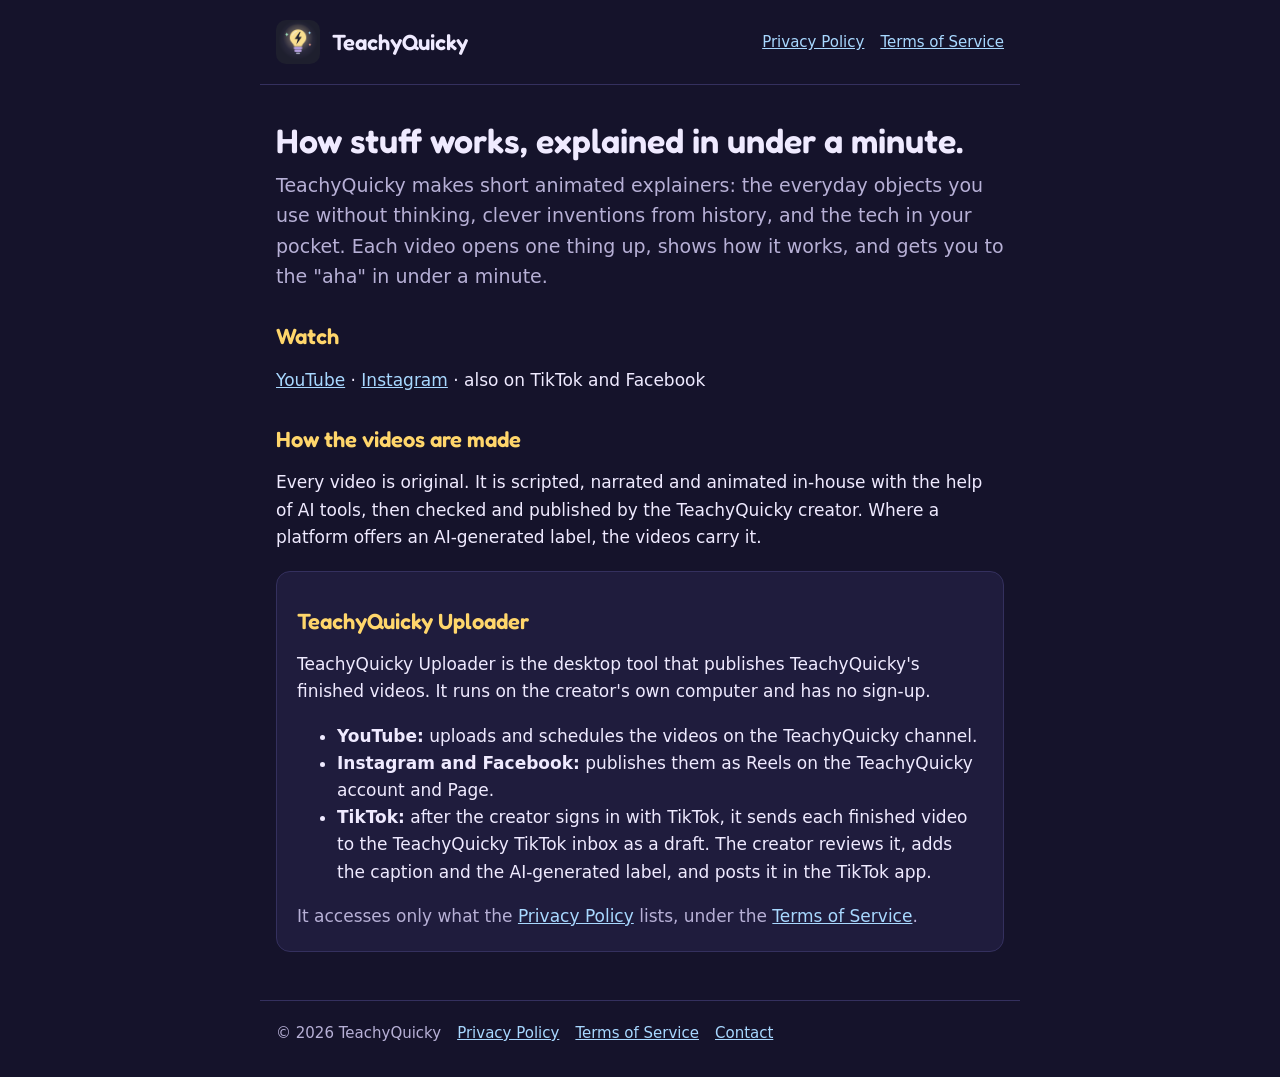
<file: index.html>
<!doctype html>
<html lang="en">
<head>
  <meta charset="utf-8">
  <meta name="viewport" content="width=device-width, initial-scale=1">
  <title>TeachyQuicky</title>
  <meta name="description" content="TeachyQuicky: how stuff works, explained in under a minute.">
  <link rel="icon" href="logo.png">
  <link rel="preconnect" href="https://fonts.googleapis.com">
  <link rel="stylesheet" href="https://fonts.googleapis.com/css2?family=Fredoka:wght@600&display=swap">
  <link rel="stylesheet" href="style.css">
</head>
<body>
  <header>
    <img src="logo.png" alt="TeachyQuicky logo">
    <a class="name" href="./">TeachyQuicky</a>
    <nav><a href="privacy.html">Privacy Policy</a><a href="terms.html">Terms of Service</a></nav>
  </header>
  <main>
    <h1>How stuff works, explained in under a minute.</h1>
    <p class="lead">TeachyQuicky makes short animated explainers: the everyday objects you use without thinking, clever inventions from history, and the tech in your pocket. Each video opens one thing up, shows how it works, and gets you to the "aha" in under a minute.</p>

    <h2>Watch</h2>
    <p><a href="https://www.youtube.com/@TeachyQuicky">YouTube</a> · <a href="https://www.instagram.com/teachyquicky/">Instagram</a> · also on TikTok and Facebook</p>

    <h2>How the videos are made</h2>
    <p>Every video is original. It is scripted, narrated and animated in-house with the help of AI tools, then checked and published by the TeachyQuicky creator. Where a platform offers an AI-generated label, the videos carry it.</p>

    <div class="card">
      <h2>TeachyQuicky Uploader</h2>
      <p>TeachyQuicky Uploader is the desktop tool that publishes TeachyQuicky's finished videos. It runs on the creator's own computer and has no sign-up.</p>
      <ul>
        <li><strong>YouTube:</strong> uploads and schedules the videos on the TeachyQuicky channel.</li>
        <li><strong>Instagram and Facebook:</strong> publishes them as Reels on the TeachyQuicky account and Page.</li>
        <li><strong>TikTok:</strong> after the creator signs in with TikTok, it sends each finished video to the TeachyQuicky TikTok inbox as a draft. The creator reviews it, adds the caption and the AI-generated label, and posts it in the TikTok app.</li>
      </ul>
      <p class="muted">It accesses only what the <a href="privacy.html">Privacy Policy</a> lists, under the <a href="terms.html">Terms of Service</a>.</p>
    </div>
  </main>
  <footer>
    <span>© 2026 TeachyQuicky</span>
    <a href="privacy.html">Privacy Policy</a>
    <a href="terms.html">Terms of Service</a>
    <a href="mailto:alvesarel2@gmail.com">Contact</a>
  </footer>
</body>
</html>
</file>
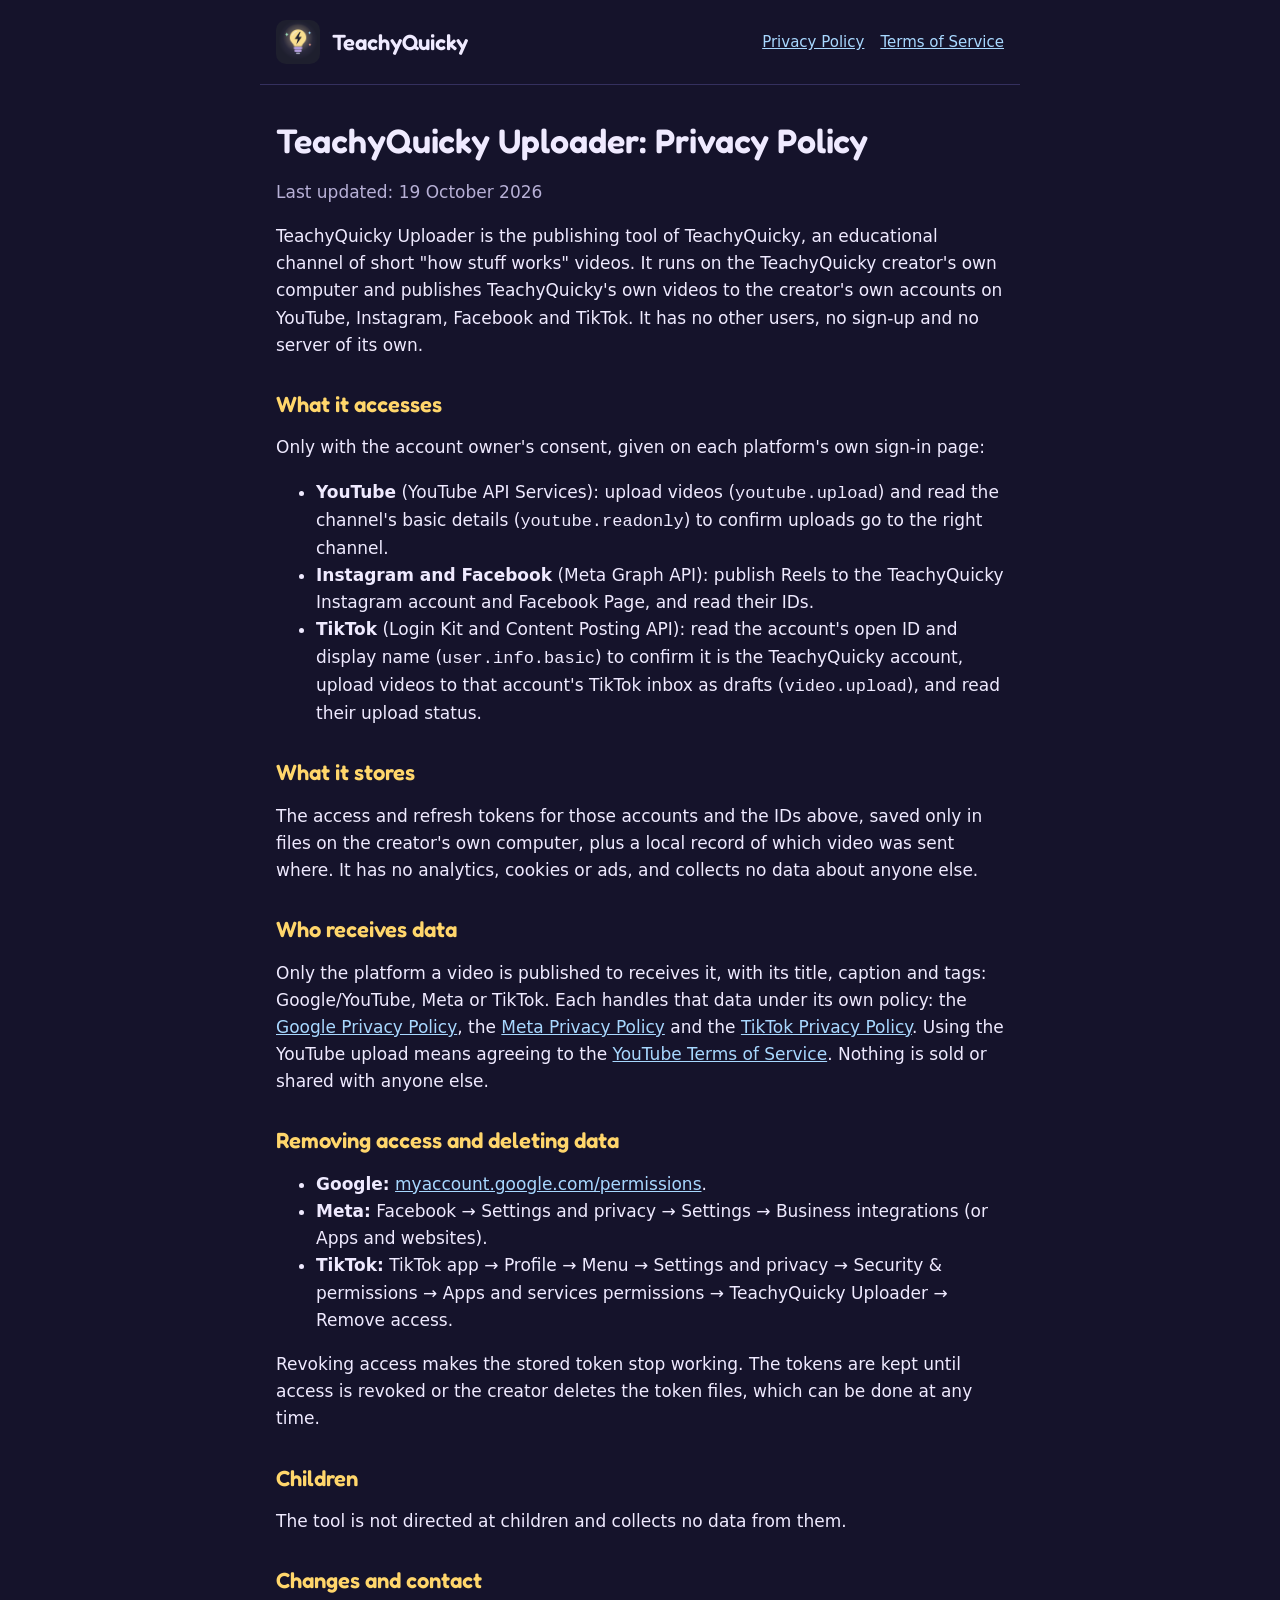
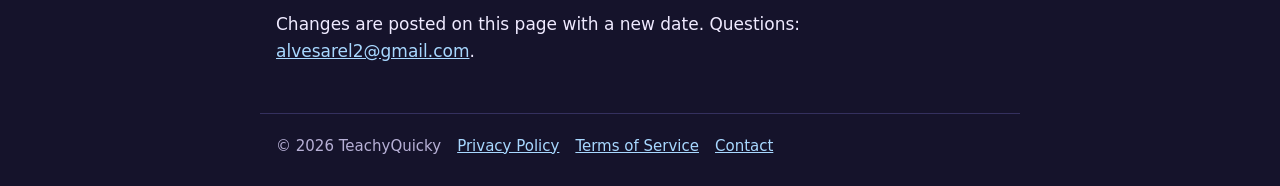
<file: privacy.html>
<!doctype html>
<html lang="en">
<head>
  <meta charset="utf-8">
  <meta name="viewport" content="width=device-width, initial-scale=1">
  <title>Privacy Policy · TeachyQuicky</title>
  <link rel="icon" href="logo.png">
  <link rel="preconnect" href="https://fonts.googleapis.com">
  <link rel="stylesheet" href="https://fonts.googleapis.com/css2?family=Fredoka:wght@600&display=swap">
  <link rel="stylesheet" href="style.css">
</head>
<body>
  <header>
    <img src="logo.png" alt="TeachyQuicky logo">
    <a class="name" href="./">TeachyQuicky</a>
    <nav><a href="privacy.html">Privacy Policy</a><a href="terms.html">Terms of Service</a></nav>
  </header>
  <main>
    <h1>TeachyQuicky Uploader: Privacy Policy</h1>
    <p class="muted">Last updated: 19 October 2026</p>
    <p>TeachyQuicky Uploader is the publishing tool of TeachyQuicky, an educational channel of short "how stuff works" videos. It runs on the TeachyQuicky creator's own computer and publishes TeachyQuicky's own videos to the creator's own accounts on YouTube, Instagram, Facebook and TikTok. It has no other users, no sign-up and no server of its own.</p>

    <h2>What it accesses</h2>
    <p>Only with the account owner's consent, given on each platform's own sign-in page:</p>
    <ul>
      <li><strong>YouTube</strong> (YouTube API Services): upload videos (<code>youtube.upload</code>) and read the channel's basic details (<code>youtube.readonly</code>) to confirm uploads go to the right channel.</li>
      <li><strong>Instagram and Facebook</strong> (Meta Graph API): publish Reels to the TeachyQuicky Instagram account and Facebook Page, and read their IDs.</li>
      <li><strong>TikTok</strong> (Login Kit and Content Posting API): read the account's open ID and display name (<code>user.info.basic</code>) to confirm it is the TeachyQuicky account, upload videos to that account's TikTok inbox as drafts (<code>video.upload</code>), and read their upload status.</li>
    </ul>

    <h2>What it stores</h2>
    <p>The access and refresh tokens for those accounts and the IDs above, saved only in files on the creator's own computer, plus a local record of which video was sent where. It has no analytics, cookies or ads, and collects no data about anyone else.</p>

    <h2>Who receives data</h2>
    <p>Only the platform a video is published to receives it, with its title, caption and tags: Google/YouTube, Meta or TikTok. Each handles that data under its own policy: the <a href="https://policies.google.com/privacy">Google Privacy Policy</a>, the <a href="https://www.facebook.com/privacy/policy/">Meta Privacy Policy</a> and the <a href="https://www.tiktok.com/legal/page/global/privacy-policy/en">TikTok Privacy Policy</a>. Using the YouTube upload means agreeing to the <a href="https://www.youtube.com/t/terms">YouTube Terms of Service</a>. Nothing is sold or shared with anyone else.</p>

    <h2>Removing access and deleting data</h2>
    <ul>
      <li><strong>Google:</strong> <a href="https://myaccount.google.com/permissions">myaccount.google.com/permissions</a>.</li>
      <li><strong>Meta:</strong> Facebook → Settings and privacy → Settings → Business integrations (or Apps and websites).</li>
      <li><strong>TikTok:</strong> TikTok app → Profile → Menu → Settings and privacy → Security &amp; permissions → Apps and services permissions → TeachyQuicky Uploader → Remove access.</li>
    </ul>
    <p>Revoking access makes the stored token stop working. The tokens are kept until access is revoked or the creator deletes the token files, which can be done at any time.</p>

    <h2>Children</h2>
    <p>The tool is not directed at children and collects no data from them.</p>

    <h2>Changes and contact</h2>
    <p>Changes are posted on this page with a new date. Questions: <a href="mailto:alvesarel2@gmail.com">alvesarel2@gmail.com</a>.</p>
  </main>
  <footer>
    <span>© 2026 TeachyQuicky</span>
    <a href="privacy.html">Privacy Policy</a>
    <a href="terms.html">Terms of Service</a>
    <a href="mailto:alvesarel2@gmail.com">Contact</a>
  </footer>
</body>
</html>
</file>
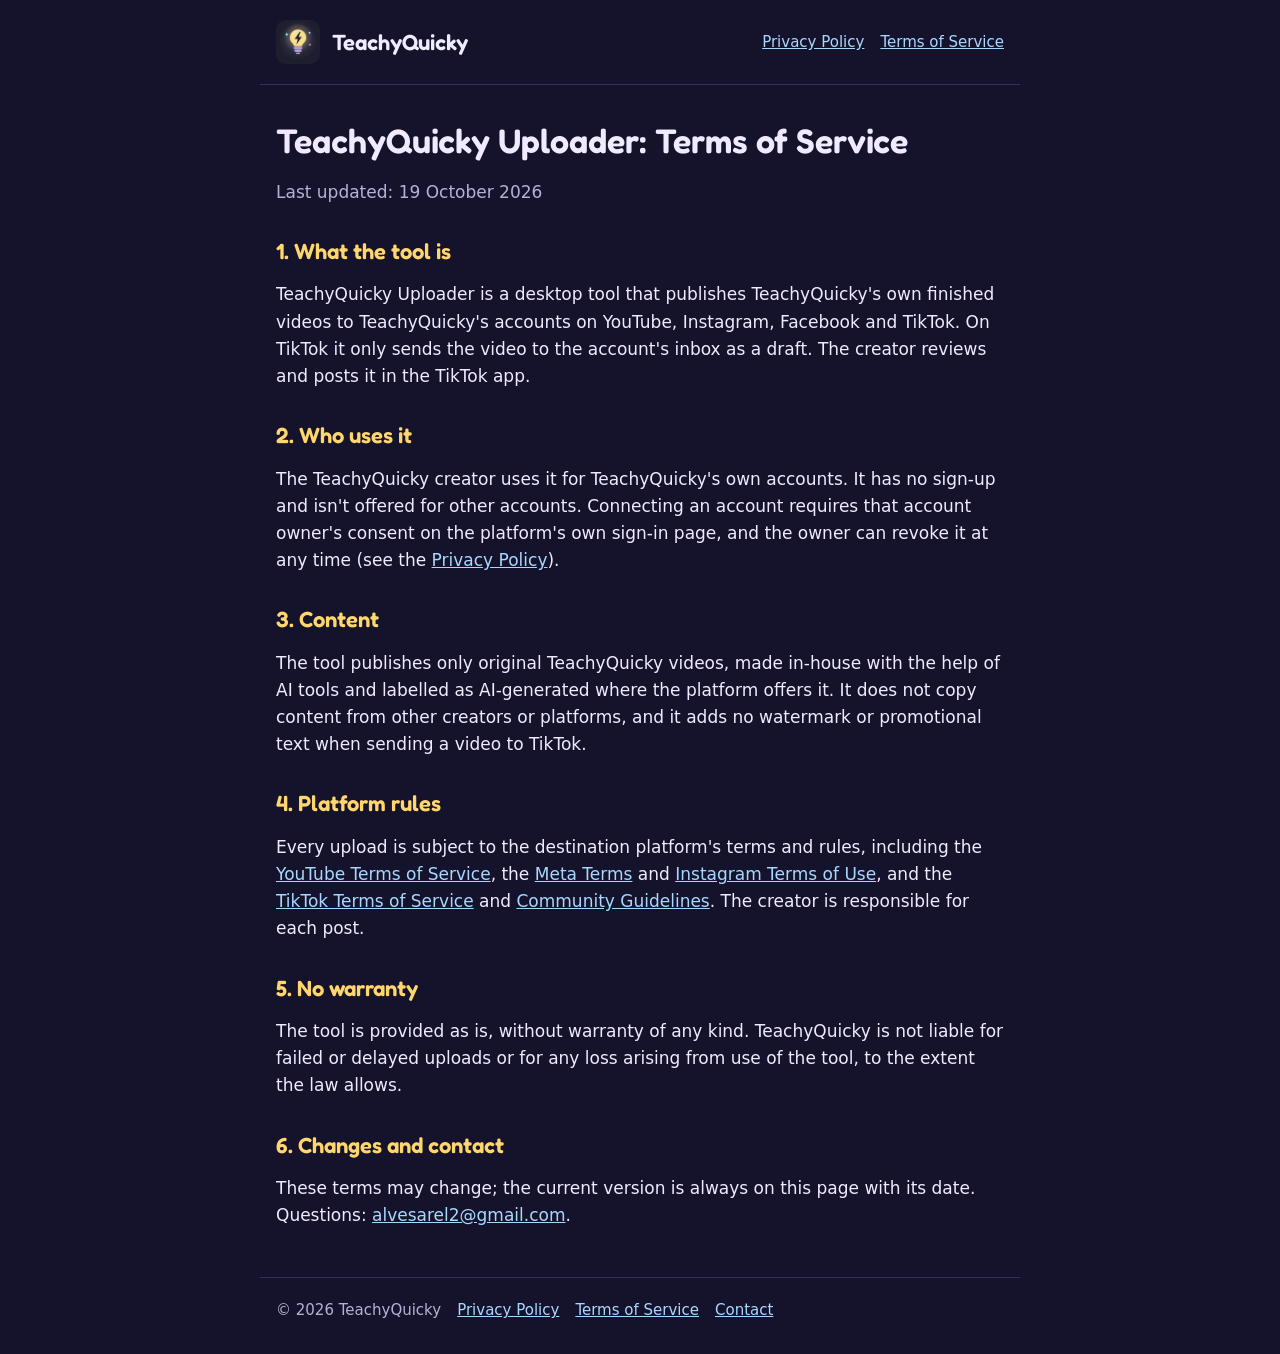
<file: terms.html>
<!doctype html>
<html lang="en">
<head>
  <meta charset="utf-8">
  <meta name="viewport" content="width=device-width, initial-scale=1">
  <title>Terms of Service · TeachyQuicky</title>
  <link rel="icon" href="logo.png">
  <link rel="preconnect" href="https://fonts.googleapis.com">
  <link rel="stylesheet" href="https://fonts.googleapis.com/css2?family=Fredoka:wght@600&display=swap">
  <link rel="stylesheet" href="style.css">
</head>
<body>
  <header>
    <img src="logo.png" alt="TeachyQuicky logo">
    <a class="name" href="./">TeachyQuicky</a>
    <nav><a href="privacy.html">Privacy Policy</a><a href="terms.html">Terms of Service</a></nav>
  </header>
  <main>
    <h1>TeachyQuicky Uploader: Terms of Service</h1>
    <p class="muted">Last updated: 19 October 2026</p>

    <h2>1. What the tool is</h2>
    <p>TeachyQuicky Uploader is a desktop tool that publishes TeachyQuicky's own finished videos to TeachyQuicky's accounts on YouTube, Instagram, Facebook and TikTok. On TikTok it only sends the video to the account's inbox as a draft. The creator reviews and posts it in the TikTok app.</p>

    <h2>2. Who uses it</h2>
    <p>The TeachyQuicky creator uses it for TeachyQuicky's own accounts. It has no sign-up and isn't offered for other accounts. Connecting an account requires that account owner's consent on the platform's own sign-in page, and the owner can revoke it at any time (see the <a href="privacy.html">Privacy Policy</a>).</p>

    <h2>3. Content</h2>
    <p>The tool publishes only original TeachyQuicky videos, made in-house with the help of AI tools and labelled as AI-generated where the platform offers it. It does not copy content from other creators or platforms, and it adds no watermark or promotional text when sending a video to TikTok.</p>

    <h2>4. Platform rules</h2>
    <p>Every upload is subject to the destination platform's terms and rules, including the <a href="https://www.youtube.com/t/terms">YouTube Terms of Service</a>, the <a href="https://www.facebook.com/terms.php">Meta Terms</a> and <a href="https://help.instagram.com/581066165581870">Instagram Terms of Use</a>, and the <a href="https://www.tiktok.com/legal/page/global/terms-of-service/en">TikTok Terms of Service</a> and <a href="https://www.tiktok.com/community-guidelines">Community Guidelines</a>. The creator is responsible for each post.</p>

    <h2>5. No warranty</h2>
    <p>The tool is provided as is, without warranty of any kind. TeachyQuicky is not liable for failed or delayed uploads or for any loss arising from use of the tool, to the extent the law allows.</p>

    <h2>6. Changes and contact</h2>
    <p>These terms may change; the current version is always on this page with its date. Questions: <a href="mailto:alvesarel2@gmail.com">alvesarel2@gmail.com</a>.</p>
  </main>
  <footer>
    <span>© 2026 TeachyQuicky</span>
    <a href="privacy.html">Privacy Policy</a>
    <a href="terms.html">Terms of Service</a>
    <a href="mailto:alvesarel2@gmail.com">Contact</a>
  </footer>
</body>
</html>
</file>
<file: style.css>
:root {
  --bg: #15132b;
  --panel: #1f1c3d;
  --ink: #efeaff;
  --muted: #b7b0d6;
  --accent: #ffd66b;
  --link: #a8d8ff;
  --line: #34305e;
}
* { box-sizing: border-box; }
body {
  margin: 0;
  background: var(--bg);
  color: var(--ink);
  font: 17px/1.6 system-ui, -apple-system, "Segoe UI", Roboto, sans-serif;
}
a { color: var(--link); }
header, main, footer { max-width: 760px; margin: 0 auto; padding: 0 16px; }
header {
  display: flex; align-items: center; gap: 12px; flex-wrap: wrap;
  padding-top: 20px; padding-bottom: 20px; border-bottom: 1px solid var(--line);
}
header img { width: 44px; height: 44px; border-radius: 10px; }
header .name { font: 600 22px/1 "Fredoka", system-ui, sans-serif; color: var(--ink); text-decoration: none; }
header nav { margin-left: auto; display: flex; gap: 16px; font-size: 15px; }
h1, h2 { font-family: "Fredoka", system-ui, sans-serif; font-weight: 600; line-height: 1.2; }
h1 { font-size: 34px; margin: 36px 0 8px; }
h2 { font-size: 22px; margin: 32px 0 8px; color: var(--accent); }
.lead { color: var(--muted); font-size: 19px; margin-top: 0; }
.card { background: var(--panel); border: 1px solid var(--line); border-radius: 14px; padding: 4px 20px; margin: 20px 0; }
.muted { color: var(--muted); }
footer {
  margin-top: 48px; padding-top: 20px; padding-bottom: 32px; border-top: 1px solid var(--line);
  display: flex; gap: 16px; flex-wrap: wrap; font-size: 15px; color: var(--muted);
}
</file>
